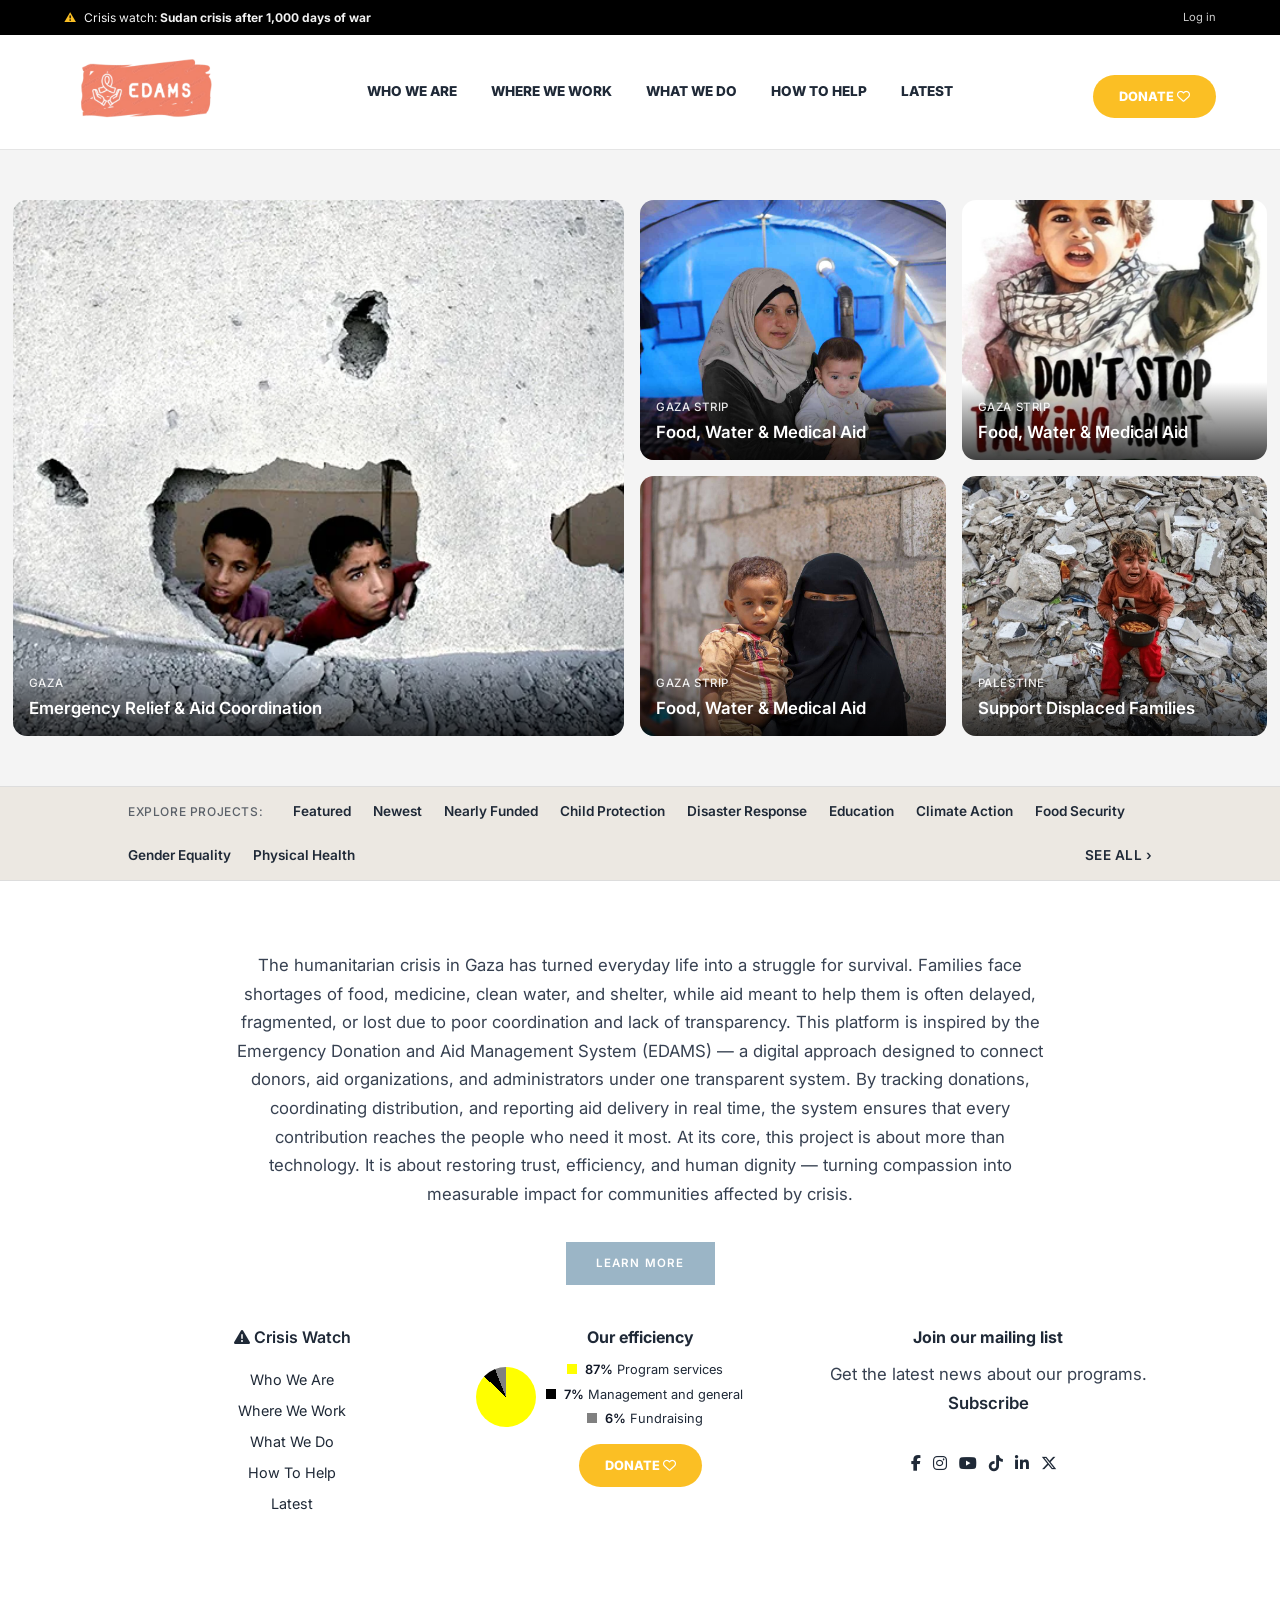
<file: public/index.html>
<!DOCTYPE html>
<html lang="en">
<head>
  <meta charset="UTF-8" />
  <meta name="viewport" content="width=device-width, initial-scale=1.0" />
  <title>EDAMS</title>

  <!-- Google Font -->
  <link href="https://fonts.googleapis.com/css2?family=Inter:wght@400;500;600;700&display=swap" rel="stylesheet">
  
  <!-- Font Awesome for icons -->
  <link href="https://cdnjs.cloudflare.com/ajax/libs/font-awesome/6.5.0/css/all.min.css" rel="stylesheet">

  <style>
    * {
      margin: 0;
      padding: 0;
      box-sizing: border-box;
      font-family: 'Inter', sans-serif;
    }

    body {
      background: #f4f4f4;
      line-height: 1.6;
      color: #1f2937;
    }

    /* ================= PROJECT GRID ================= */
    .projects-grid {
      padding: 50px 1%;
      background: #f4f4f4;
    }

    .grid-container {
      display: grid;
      grid-template-columns: 2fr 1fr 1fr;
      grid-template-rows: 260px 260px;
      gap: 16px;
    }

    .grid-item {
      position: relative;
      overflow: hidden;
      border-radius: 14px;
      cursor: pointer;
      background: #000;
    }

    .grid-item.large {
      grid-row: span 2;
    }

    .grid-item img {
      width: 100%;
      height: 100%;
      object-fit: cover;
      transition: transform 0.4s ease;
    }

    .grid-item:hover img {
      transform: scale(1.05);
    }

    .overlay {
      position: absolute;
      bottom: 0;
      width: 100%;
      padding: 16px;
      background: linear-gradient(to top, rgba(0,0,0,0.75), rgba(0,0,0,0));
      color: #fff;
    }

    .overlay small {
      display: block;
      font-size: 0.72rem;
      font-weight: 500;
      letter-spacing: 0.6px;
      opacity: 0.9;
    }

    .overlay h3 {
      font-size: 1.05rem;
      font-weight: 600;
      margin-top: 6px;
      line-height: 1.3;
    }

    /* ================= EXPLORE PROJECTS BAR ================= */
    .explore-bar {
      background: #ece8e2;
      padding: 14px 10%;
      border-top: 1px solid #ddd;
      border-bottom: 1px solid #ddd;
    }

    .explore-bar ul {
      list-style: none;
      display: flex;
      flex-wrap: wrap;
      gap: 22px;
      align-items: center;
      font-size: 0.85rem;
    }

    .explore-bar li {
      font-weight: 600;
      color: #1f2937;
      cursor: pointer;
      white-space: nowrap;
    }

    .explore-bar li span {
      font-weight: 500;
      letter-spacing: 0.6px;
      font-size: 0.75rem;
      opacity: 0.7;
      margin-right: 8px;
    }

    .explore-bar li:last-child {
      margin-left: auto;
      font-weight: 600;
      letter-spacing: 0.5px;
    }

    /* ================= INFO SECTION ================= */
    .info-section {
      background: #fff;
      padding: 70px 10%;
      text-align: center;
    }

    .info-section p {
      max-width: 820px;
      margin: 0 auto 34px;
      font-size: 1.05rem;
      font-weight: 400;
      line-height: 1.7;
      color: #374151;
    }

    .info-section strong {
      font-weight: 600;
      color: #111827;
    }

    .learn-more-btn {
      display: inline-block;
      background: #9bb5c6;
      color: #fff;
      padding: 12px 30px;
      font-size: 0.72rem;
      font-weight: 600;
      letter-spacing: 1.2px;
      text-decoration: none;
      text-transform: uppercase;
      transition: background 0.3s ease;
    }

    .learn-more-btn:hover {
      background: #7f9faf;
    }

    /* ================= RESPONSIVE GRID ================= */
    @media (max-width: 500px) {
      .grid-container {
        grid-template-columns: 1fr 1fr; /* 2 columns */
        grid-auto-rows: 260px;
      }
    }

    @media (max-width: 90px) {
      .grid-container {
        margin-top: 100px!important;
      }

      .grid-item.large {
        order: -1; /* Large image on top */
        height: 24px;
        margin-bottom: -100px !important;
      }

      .grid-item {
        height: 200px;
        margin-bottom: 100px !important;
      }

      .grid-item img {  
        object-fit: cover;
      }

      .explore-bar ul {
        gap: 12px;
      }
    }

    /* ================= FOOTER STYLES EXACTLY AS YOU WANTED ================= */
   .footer {
    margin-top: 290px !important;
    background: white;
    padding: 40px 0 !important;  /* only top and bottom padding */
    width: 100% !important;      /* full width */
    margin: 0 !important;        /* remove any default margin */
}

.footer-container {
    display: flex;
    flex-wrap: wrap;
    gap: 20px;
    justify-content: space-between;
    width: 100%;
    max-width: 1200px !important; /* optional: limits content width */
    margin: 0 auto !important;     /* centers content horizontally */
}

    .footer-left, .footer-center, .footer-right {
        flex: 1;
        min-width: 200px;
    }
    .footer-column {
        display: flex;
        flex-direction: column;
        gap: 8px;
    }
    .crisis-watch {
        font-weight: 600;
        margin-bottom: 10px;
    }
    .footer a {
        text-decoration: none;
        color: #1f2937;
        font-size: 0.9rem;
    }
    .footer-center h4, .footer-right h4 {
        margin-bottom: 10px;
    }
    .donut-wrapper {
        display: flex;
        align-items: center;
        gap: 10px;
    }
    .donut {
        width: 60px;
        height: 60px;
        border-radius: 50%;
        background: conic-gradient(
            yellow 0 87%,
            black 87% 94%,
            grey 94% 100%
        );
    }
    .legend div {
        font-size: 0.8rem;
        margin-bottom: 4px;
    }
    .legend span {
        display: inline-block;
        width: 10px;
        height: 10px;
        margin-right: 4px;
    }
    .yellow { background: yellow; }
    .black { background: black; }
    .grey { background: grey; }
    .donate-btn {
        margin-top: 10px;
        padding: 8px 14px;
        background: #9bb5c6;
        border: none;
        color: #fff;
        font-weight: 600;
        cursor: pointer;
        border-radius: 6px;
    }
    .social-icons i {
        margin-right: 8px;
        cursor: pointer;
    }
    .subscribe {
        font-weight: 600;
        cursor: pointer;
        color: #1f2937;
    }
  </style>
</head>

<body>

  <!-- ================= NAVBAR IMPORT ================= -->
  <div id="navbar"></div>

  <!-- ================= PROJECTS GRID ================= -->
  <section class="projects-grid">
  <div class="grid-container">

    <a href="fund.html?id=1" class="grid-item large">
      <img src="Assets/kidsscraed.webp" alt="">
      <div class="overlay">
        <small>GAZA</small>
        <h3>Emergency Relief & Aid Coordination</h3>
      </div>
    </a>

    <a href="fund.html?id=4" class="grid-item">
      <img src="Assets/woman2.jpg" alt="">
      <div class="overlay">
        <small>GAZA STRIP</small>
        <h3>Food, Water & Medical Aid</h3>
      </div>
    </a>
 <a href="fund.html?id=2" class="grid-item">
      <img src="Assets/saveus.jpeg" alt="">
      <div class="overlay">
        <small>GAZA STRIP</small>
        <h3>Food, Water & Medical Aid</h3>
      </div>
    </a>
     <a href="fund.html?id=2" class="grid-item">
      <img src="Assets/woman.jpg" alt="">
      <div class="overlay">
        <small>GAZA STRIP</small>
        <h3>Food, Water & Medical Aid</h3>
      </div>
    </a>
    <a href="fund.html?id=3" class="grid-item">
      <img src="Assets/scared.webp" alt="">
      <div class="overlay">
        <small>PALESTINE</small>
        <h3>Support Displaced Families</h3>
      </div>
    </a>

  </div>
</section>

  <!-- ================= EXPLORE PROJECTS ================= -->
  <div class="explore-bar">
    <ul>
      <li><span>EXPLORE PROJECTS:</span></li>
      <li>Featured</li>
      <li>Newest</li>
      <li>Nearly Funded</li>
      <li>Child Protection</li>
      <li>Disaster Response</li>
      <li>Education</li>
      <li>Climate Action</li>
      <li>Food Security</li>
      <li>Gender Equality</li>
      <li>Physical Health</li>
      <li>SEE ALL ›</li>
    </ul>
  </div>

  <!-- ================= INFO SECTION ================= -->
  <section class="info-section">
    <p>
    The humanitarian crisis in Gaza has turned everyday life into a struggle for survival.
Families face shortages of food, medicine, clean water, and shelter, while aid meant to
help them is often delayed, fragmented, or lost due to poor coordination and lack of
transparency.

This platform is inspired by the Emergency Donation and Aid Management System (EDAMS) —
a digital approach designed to connect donors, aid organizations, and
administrators under one transparent system.
By tracking donations, coordinating distribution, and reporting aid delivery in real time,
the system ensures that every contribution reaches the people who need it most.

At its core, this project is about more than technology.
It is about restoring trust, efficiency, and human dignity — turning compassion
into measurable impact for communities affected by crisis.
    </p>

 <!-- Button -->
<a href="javascript:void(0)" class="learn-more-btn" id="learnMoreBtn">Learn More</a>

<!-- Hidden Section -->
<section id="why-edams" class="learn-more-section" style="display: none;">
  <div class="learn-more-card">
    <h2>Why This System Matters</h2>
    <p>
      Despite global generosity, humanitarian aid often fails to reach its destination
      on time. Donations are delayed, misallocated, or lost due to poor coordination
      and lack of transparency.
    </p>
    <p>
      <strong>EDAMS</strong> was designed to solve this problem by centralizing donation
      records, coordinating aid distribution, and providing clear visibility into how
      resources are used — ensuring that help reaches the right people, when it matters
      most.
    </p>
  </div>
</section>

<!-- ================= FOOTER ================= -->
<footer class="footer">
  <div class="footer-container">
    <!-- LEFT -->
    <div class="footer-left">
      <div class="footer-column">
        <div class="crisis-watch">
          <i class="fa-solid fa-triangle-exclamation"></i> Crisis Watch
        </div>
        <a href="#">Who We Are</a>
        <a href="#">Where We Work</a>
        <a href="#">What We Do</a>
        <a href="#">How To Help</a>
        <a href="#">Latest</a>
      </div>
   
    </div>
    <!-- CENTER -->
    <div class="footer-center">
      <h4>Our efficiency</h4>
      <div class="donut-wrapper">
        <div class="donut"></div>
        <div class="legend">
          <div><span class="yellow"></span> <strong>87%</strong> Program services</div>
          <div><span class="black"></span> <strong>7%</strong> Management and general</div>
          <div><span class="grey"></span> <strong>6%</strong> Fundraising</div>
        </div>
      </div>
     <a href="./Donate.html" class="donate-link">
  <button class="donate-btn">
    Donate <i class="fa-regular fa-heart"></i>
  </button>
</a>

    </div>
    <!-- RIGHT -->
    <div class="footer-right">
      <h4>Join our mailing list</h4>
      <p>
        Get the latest news about our programs.
        <span class="subscribe">Subscribe</span>
      </p>
      <div class="social-icons">
        <i class="fa-brands fa-facebook-f"></i>
        <i class="fa-brands fa-instagram"></i>
        <i class="fa-brands fa-youtube"></i>
        <i class="fa-brands fa-tiktok"></i>
        <i class="fa-brands fa-linkedin-in"></i>
        <i class="fa-brands fa-x-twitter"></i>
      </div>
    </div>
  </div>
</footer>

<script>
  // Learn More toggle
  const learnMoreBtn = document.getElementById('learnMoreBtn');
  const learnMoreSection = document.getElementById('why-edams');

  learnMoreBtn.addEventListener('click', () => {
    if (learnMoreSection.style.display === 'none') {
      learnMoreSection.style.display = 'block';
      learnMoreBtn.textContent = 'Show Less';
    } else {
      learnMoreSection.style.display = 'none';
      learnMoreBtn.textContent = 'Learn More';
    }
  });
</script>

<!-- ================= NAVBAR FETCH SCRIPT ================= -->
<script>
fetch("Navbar.html")
  .then(res => res.text())
  .then(data => {
    document.getElementById("navbar").innerHTML = data;

    const hamburger = document.querySelector('#navbar .hamburger');
    const nav = document.querySelector('#navbar .nav');
    const actions = document.querySelector('#navbar .nav-actions');

    if (hamburger && nav && actions) {
      hamburger.addEventListener('click', () => {
        hamburger.classList.toggle('active');
        nav.classList.toggle('show');
        actions.classList.toggle('show');
      });
    }
  })
  .catch(err => console.error("Navbar failed to load:", err));
</script>

</body>
</html>
</file>
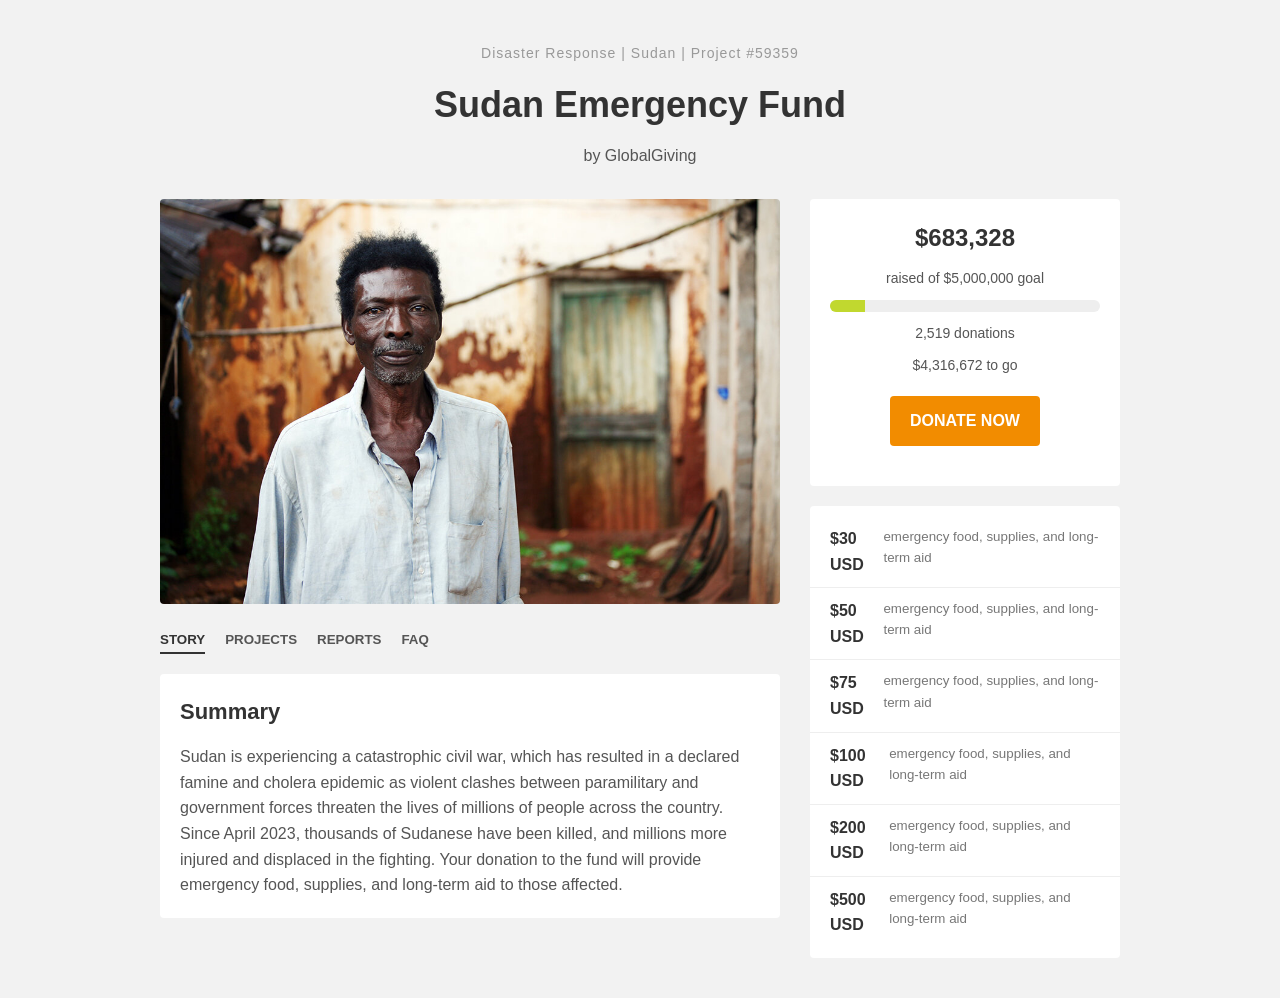
<file: public/Donate.html>
<!DOCTYPE html>
<html lang="en">
<head>
<meta charset="UTF-8">
<meta name="viewport" content="width=device-width, initial-scale=1.0">
<title>Sudan Emergency Fund</title>
<style>
  /* Reset some default styles */
  * {
    box-sizing: border-box;
    margin: 0;
    padding: 0;
    font-family: 'Helvetica Neue', Arial, sans-serif;
  }

  body {
    background-color: #f2f2f2;
    color: #333;
    line-height: 1.6;
  }

  a {
    text-decoration: none;
    color: inherit;
  }

  /* Container */
  .container {
    max-width: 1000px;
    margin: 40px auto;
    padding: 0 20px;
  }

  /* Header section */
  .header {
    text-align: center;
    margin-bottom: 30px;
  }

  .header small {
    color: #999;
    font-size: 14px;
    letter-spacing: 1px;
  }

  .header h1 {
    font-size: 36px;
    margin: 10px 0;
    font-weight: 600;
  }

  .header span {
    color: #555;
    font-size: 16px;
  }

  /* Main content layout */
  .main {
    display: flex;
    gap: 30px;
    flex-wrap: wrap;
  }

  /* Left column */
  .left-column {
    flex: 2;
    min-width: 300px;
  }

  .left-column img {
    width: 100%;
    height: auto;
    margin-bottom: 20px;
    border-radius: 4px;
  }

  .tabs {
    display: flex;
    gap: 20px;
    margin-bottom: 20px;
  }

  .tabs button {
    background: none;
    border: none;
    font-weight: 600;
    padding-bottom: 5px;
    cursor: pointer;
    color: #555;
    border-bottom: 2px solid transparent;
    transition: 0.2s;
  }

  .tabs button.active {
    border-color: #333;
    color: #333;
  }

  .summary {
    background: #fff;
    padding: 20px;
    border-radius: 4px;
  }

  .summary h2 {
    margin-bottom: 15px;
    font-size: 22px;
  }

  .summary p {
    font-size: 16px;
    color: #555;
  }

  /* Right column */
  .right-column {
    flex: 1;
    min-width: 250px;
  }

  .fund {
    background: #fff;
    padding: 20px;
    border-radius: 4px;
    margin-bottom: 20px;
    text-align: center;
  }

  .fund h3 {
    font-size: 24px;
    margin-bottom: 10px;
  }

  .fund p {
    font-size: 14px;
    color: #555;
    margin-bottom: 10px;
  }

  .progress-bar {
    background: #eee;
    height: 12px;
    border-radius: 6px;
    margin-bottom: 10px;
    overflow: hidden;
  }

  .progress {
    height: 12px;
    background-color: #c1d82f; /* limeish green */
    width: 13%; /* matches $683,328 of $5,000,000 */
  }

  .donate-now {
    display: inline-block;
    background-color: #f28c00;
    color: #fff;
    font-weight: 600;
    padding: 12px 20px;
    border-radius: 4px;
    margin: 10px 0 20px 0;
    cursor: pointer;
  }

  .donation-options {
    background: #fff;
    padding: 10px 0;
    border-radius: 4px;
  }

  .donation-option {
    display: flex;
    justify-content: space-between;
    padding: 10px 20px;
    border-top: 1px solid #eee;
    cursor: pointer;
    transition: background 0.2s;
  }

  .donation-option:first-child {
    border-top: none;
  }

  .donation-option:hover {
    background: #f9f9f9;
  }

  .donation-option span {
    font-weight: 600;
    color: #333;
  }

  .donation-option small {
    color: #777;
  }

  /* Responsive */
  @media(max-width: 768px) {
    .main {
      flex-direction: column;
    }
  }

</style>
</head>
<body>

<div class="container">

  <div class="header">
    <small>Disaster Response | Sudan | Project #59359</small>
    <h1>Sudan Emergency Fund</h1>
    <span>by GlobalGiving</span>
  </div>

  <div class="main">

    <!-- Left Column -->
    <div class="left-column">
<img src="./Assets/sudan.jpg" alt="Sudan" />

      
      <div class="tabs">
        <button class="active">STORY</button>
        <button>PROJECTS</button>
        <button>REPORTS</button>
        <button>FAQ</button>
      </div>

      <div class="summary">
        <h2>Summary</h2>
        <p>
          Sudan is experiencing a catastrophic civil war, which has resulted in a declared famine and cholera epidemic as violent clashes between paramilitary and government forces threaten the lives of millions of people across the country. Since April 2023, thousands of Sudanese have been killed, and millions more injured and displaced in the fighting. Your donation to the fund will provide emergency food, supplies, and long-term aid to those affected.
        </p>
      </div>
    </div>

    <!-- Right Column -->
    <div class="right-column">
      <div class="fund">
        <h3>$683,328</h3>
        <p>raised of $5,000,000 goal</p>
        <div class="progress-bar">
          <div class="progress"></div>
        </div>
        <p>2,519 donations</p>
        <p>$4,316,672 to go</p>
        <div class="donate-now">DONATE NOW</div>
      </div>

      <div class="donation-options">
        <div class="donation-option">
          <span>$30 USD</span>
          <small>emergency food, supplies, and long-term aid</small>
        </div>
        <div class="donation-option">
          <span>$50 USD</span>
          <small>emergency food, supplies, and long-term aid</small>
        </div>
        <div class="donation-option">
          <span>$75 USD</span>
          <small>emergency food, supplies, and long-term aid</small>
        </div>
        <div class="donation-option">
          <span>$100 USD</span>
          <small>emergency food, supplies, and long-term aid</small>
        </div>
        <div class="donation-option">
          <span>$200 USD</span>
          <small>emergency food, supplies, and long-term aid</small>
        </div>
        <div class="donation-option">
          <span>$500 USD</span>
          <small>emergency food, supplies, and long-term aid</small>
        </div>
      </div>
    </div>

  </div>
</div>

</body>
</html>
</file>
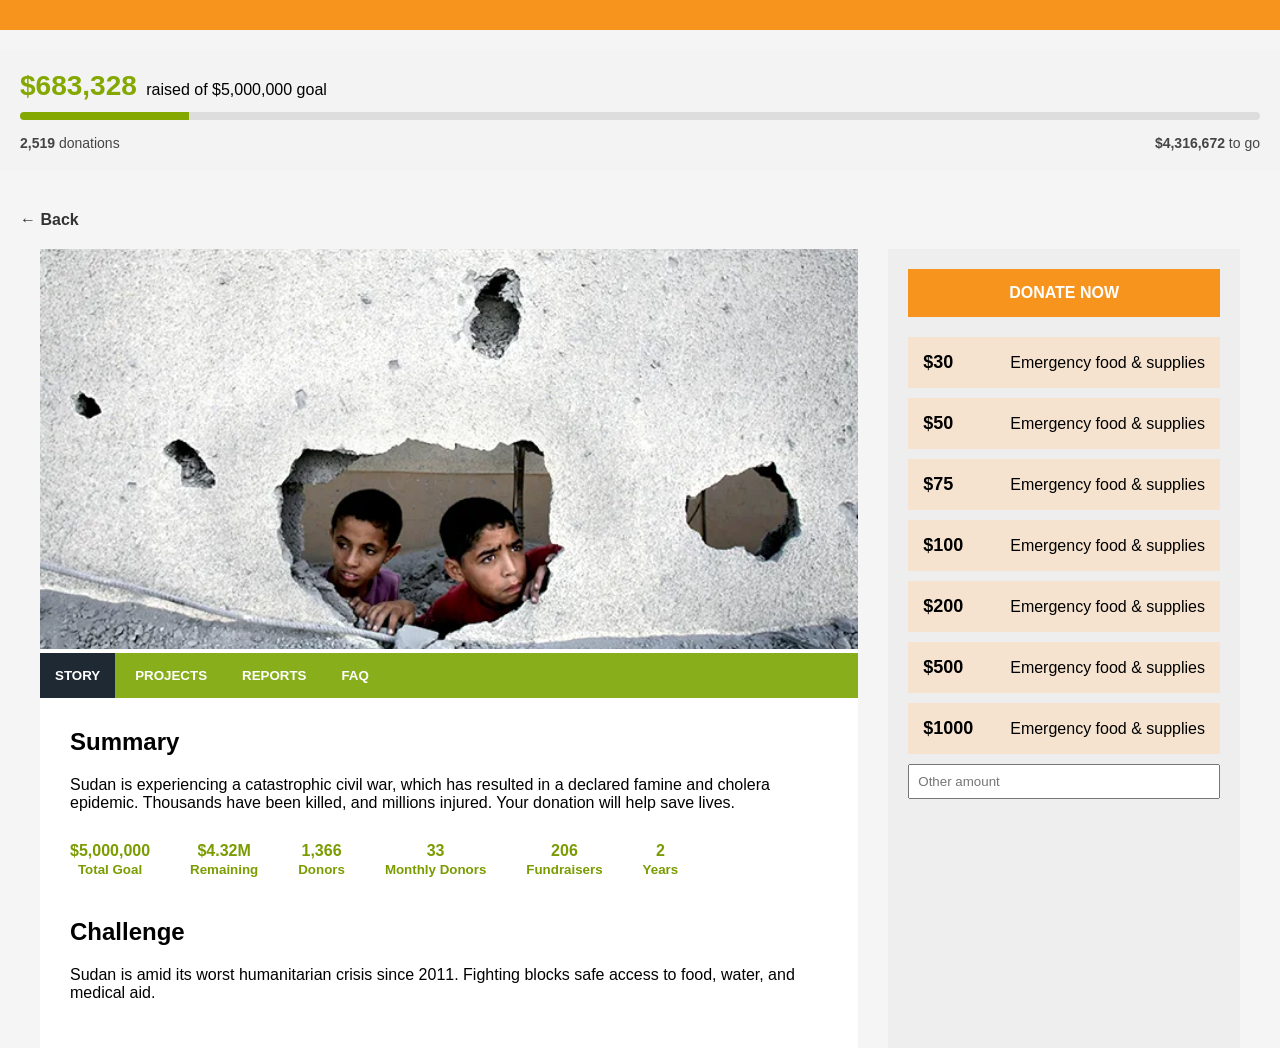
<file: public/fund.html>
<!DOCTYPE html>
<html lang="en">
<head>
<meta charset="UTF-8">
<meta name="viewport" content="width=device-width, initial-scale=1.0">
<title>Emergency Fund</title>
<link rel="stylesheet" href="https://cdnjs.cloudflare.com/ajax/libs/font-awesome/6.4.0/css/all.min.css">

<style>
body{
    font-family: Arial, sans-serif;
    margin:0;
    background:#f5f5f5;
}

.container{
    width:1200px;
    margin:auto;
    display:flex;
    gap:30px;
}

/* LEFT SIDE */
.left{
    width:70%;
    background:white;
}

.hero img{
    width:100%;
    height:400px;
    object-fit:cover;
}

.tabs{
    display:flex;
    background:#88af1b;
    color:white;
}

.tabs button{
    flex:1;
    padding:15px;
    background:none;
    border:none;
    color:white;
    font-weight:bold;
    cursor:pointer;
}

.tabs button.active{
    background:#1f2933;
}

.section{
    padding:30px;
}

.section h2{
    margin-top:0;
}

.stats{
    display:flex;
    gap:40px;
    margin:30px 0;
    font-weight:bold;
    color:#7a9c00;
}

.stats div{
    text-align:center;
}

.challenge{
    margin-top:40px;
}

/* RIGHT SIDE DONATION */
.right{
    width:30%;
    background:#eeeeee;
    padding:20px;
}
.fund-progress-box{
    background:#f3f3f3;
    padding:20px;
    margin-bottom:20px;
    border-radius:4px;
}

.fund-progress-box .raised{
    font-size:16px;
    margin-bottom:10px;
}

.fund-progress-box .raised .amount{
    color:#84a800;
    font-size:28px;
    font-weight:bold;
    margin-right:5px;
}

.progress-bar{
    width:100%;
    height:8px;
    background:#ddd;
    border-radius:5px;
    overflow:hidden;
    margin:10px 0 15px 0;
}

.progress-fill{
    width:13.6%; /* 683,328 ÷ 5,000,000 */
    height:100%;
    background:#84a800;
}

.fund-stats{
    display:flex;
    justify-content:space-between;
    font-size:14px;
    color:#444;
}

.back-button {
      display: inline-block;
      margin: 20px;
      text-decoration: none;
      color: #333;
      font-weight: 600;
      font-size: 16px;
      transition: color 0.2s;
    }

    .back-button:hover {
      color: #e68d19; /* change color on hover */
    }
.donate-now{
    background:#f7941e;
    color:white;
    padding:15px;
    text-align:center;
    font-weight:bold;
    margin-bottom:20px;
}

.donation-option{
    background:#f5e3cf;
    display:flex;
    justify-content:space-between;
    align-items:center;
    padding:15px;
    margin-bottom:10px;
    cursor:pointer;
}

.donation-option:hover{
    background:#f0d6b8;
}

.amount{
    font-weight:bold;
    font-size:18px;
}

.other-amount{
    display:flex;
    gap:10px;
    margin-top:10px;
}

.other-amount input{
    width:100%;
    padding:8px;
}
/* Apply box-sizing globally */
*,
*::before,
*::after {
    box-sizing: border-box;
}

/* Prevent horizontal overflow */
html, body {
    overflow-x: hidden;
}

/* Scrollable tabs without moving the page */
.tabs {
    display: flex;
    overflow-x: auto;
    white-space: nowrap;
    -webkit-overflow-scrolling: touch; /* smooth scrolling on iOS */
    scrollbar-width: none; /* hide Firefox scrollbar */
}

.tabs::-webkit-scrollbar {
    display: none; /* hide Chrome/Safari scrollbar */
}

.tabs button {
    flex: none; /* prevent buttons from stretching full width */
    margin-right: 5px; /* space between buttons */
}

/* Container for small screens */
@media (max-width: 480px) {
    .container {
        width: 100%;
        padding: 0 10px; /* small padding */
    }

    .left, .right {
        width: 100%;
    }

    .hero img {
        width: 100%;
        max-width: 100%;
        height: auto;
    }

    .stats div, .fund-stats div {
        flex: 1 1 100%;
    }

    .section {
        padding: 10px 0;
    }

    .donation-option {
        flex-direction: column;
        align-items: flex-start;
    }
}


</style>
</head>
<div class="donate-now"></div>


<body>
<div class="fund-progress-box">
    <div class="raised">
        <span class="amount">$683,328</span>
        <span class="text">raised of $5,000,000 goal</span>
    </div>

    <div class="progress-bar">
        <div class="progress-fill"></div>
    </div>

    <div class="fund-stats">
        <div><strong>2,519</strong> donations</div>
        <div><strong>$4,316,672</strong> to go</div>
    </div>
</div>
 <a href="index.html" class="back-button">
    &#8592; Back
  </a>
<div class="container">

    <!-- LEFT CONTENT -->
    <div class="left">
        <div class="hero">
<img id="heroImage" src="" alt="Fund Image">
        </div>

        <div class="tabs">
            <button class="active">STORY</button>
            <button>PROJECTS</button>
            <button>REPORTS</button>
            <button>FAQ</button>
        </div>

        <div class="section">
            <h2>Summary</h2>
            <p>
                Sudan is experiencing a catastrophic civil war, which has resulted in a declared famine 
                and cholera epidemic as violent clashes between paramilitary and government forces threaten 
                the lives of millions of people across the country. Since April 2023, thousands of Sudanese 
                have been killed, and millions more injured and displaced in the fighting.
                Your donation to the Sudan Emergency Fund will provide emergency relief, food, water, 
                medicine, and other essential supplies to impacted communities.
            </p>

            <div class="stats">
                <div>
                    <div>$5M</div>
                    <small>Total Goal</small>
                </div>
                <div>
                    <div>$4.32M</div>
                    <small>Remaining</small>
                </div>
                <div>
                    <div>1,366</div>
                    <small>Donors</small>
                </div>
                <div>
                    <div>33</div>
                    <small>Monthly Donors</small>
                </div>
                <div>
                    <div>206</div>
                    <small>Fundraisers</small>
                </div>
                <div>
                    <div>2</div>
                    <small>Years</small>
                </div>
            </div>

            <div class="challenge">
                <h2>Challenge</h2>
                <p>
                    Sudan was already amid its worst humanitarian crisis since 2011 and the current war, famine,
                    and cholera epidemic is further upending millions of lives. Fighting between armed groups 
                    and forces is blocking safe access to basic needs and humanitarian assistance.
                </p>
            </div>
        </div>
    </div>


    <!-- RIGHT DONATION PANEL -->
    <div class="right">

        <div class="donate-now">DONATE NOW</div>

        <div class="donation-option">
            <span class="amount">$30</span>
            <span>Emergency food & supplies</span>
        </div>

        <div class="donation-option">
            <span class="amount">$50</span>
            <span>Emergency food & supplies</span>
        </div>

        <div class="donation-option">
            <span class="amount">$75</span>
            <span>Emergency food & supplies</span>
        </div>

        <div class="donation-option">
            <span class="amount">$100</span>
            <span>Emergency food & supplies</span>
        </div>

        <div class="donation-option">
            <span class="amount">$200</span>
            <span>Emergency food & supplies</span>
        </div>

        <div class="donation-option">
            <span class="amount">$500</span>
            <span>Emergency food & supplies</span>
        </div>

        <div class="donation-option">
            <span class="amount">$1000</span>
            <span>Emergency food & supplies</span>
        </div>

        <div class="other-amount">
            <input type="number" placeholder="Other amount">
        </div>

    </div>

</div>
<script>
document.addEventListener("DOMContentLoaded", () => {

    const fundsData = {
        1: {
            image: "Assets/kidsscraed.webp",
            summary: `Sudan is experiencing a catastrophic civil war, which has resulted in a declared famine 
            and cholera epidemic. Thousands have been killed, and millions injured. Your donation will help save lives.`,
            challenge: `Sudan is amid its worst humanitarian crisis since 2011. Fighting blocks safe access to food, water, and medical aid.`,
            stats: { totalGoal: 5000000, raised: 683328, donors: "1,366", monthlyDonors: "33", fundraisers: "206", years: "2" },
            donations: [
                { amount: 30, desc: "Emergency food & supplies" },
                { amount: 50, desc: "Emergency food & supplies" },
                { amount: 75, desc: "Emergency food & supplies" },
                { amount: 100, desc: "Emergency food & supplies" },
                { amount: 200, desc: "Emergency food & supplies" },
                { amount: 500, desc: "Emergency food & supplies" },
                { amount: 1000, desc: "Emergency food & supplies" }
            ],
            projects: `<ul><li>Food distribution in 5 major cities</li><li>Medical supplies to 20 hospitals</li><li>Temporary shelters for displaced families</li></ul>`,
            reports: `<ul><li>Quarterly impact report Q1 2023</li><li>Financial transparency report</li><li>Beneficiary feedback summary</li></ul>`,
            faq: `<ul><li>How is my donation used?</li><li>Can I donate monthly?</li><li>Is my donation tax-deductible?</li></ul>`
        },
        2: {
            image: "Assets/saveus.jpeg",
            summary: `Thousands of children are in danger due to lack of access to schools and clean water.`,
            challenge: `Aid is needed urgently to provide medical help and safe shelters for displaced families.`,
            stats: { totalGoal: 3000000, raised: 900000, donors: "900", monthlyDonors: "20", fundraisers: "150", years: "1" },
            donations: [
                { amount: 20, desc: "Water & sanitation kits" },
                { amount: 40, desc: "Food packs" },
                { amount: 60, desc: "Medical supplies" },
                { amount: 100, desc: "Shelter support" }
            ],
            projects: `<ul><li>Clean water supply in 10 villages</li><li>School rebuilding initiative</li><li>Medical outreach for children</li></ul>`,
            reports: `<ul><li>Annual education report 2023</li><li>Water access audit</li></ul>`,
            faq: `<ul><li>How is water delivered?</li><li>How are schools selected?</li></ul>`
        },
        3: {
            image: "Assets/scared.webp",
            summary: `Communities are traumatized by recent natural disasters. Children and elderly need emergency relief.`,
            challenge: `Immediate support is required to rebuild homes, provide medical care, and restore food supply.`,
            stats: { totalGoal: 2000000, raised: 500000, donors: "500", monthlyDonors: "10", fundraisers: "50", years: "1" },
            donations: [
                { amount: 25, desc: "Food packs" },
                { amount: 50, desc: "Medical kits" },
                { amount: 75, desc: "Temporary shelter" },
                { amount: 100, desc: "Community rebuilding" }
            ],
            projects: `<ul><li>Temporary shelters</li><li>Medical relief camps</li></ul>`,
            reports: `<ul><li>Disaster relief report</li></ul>`,
            faq: `<ul><li>Can I volunteer?</li></ul>`
        },
        4: {
            image: "Assets/woman2.jpg",
            summary: `Communities are traumatized by recent natural disasters. Children and elderly need emergency relief.`,
            challenge: `Immediate support is required to rebuild homes, provide medical care, and restore food supply.`,
            stats: { totalGoal: 2000000, raised: 500000, donors: "500", monthlyDonors: "10", fundraisers: "50", years: "1" },
            donations: [
                { amount: 25, desc: "Food packs" },
                { amount: 50, desc: "Medical kits" },
                { amount: 75, desc: "Temporary shelter" },
                { amount: 100, desc: "Community rebuilding" }
            ],
            projects: `<ul><li>Temporary shelters</li><li>Medical relief camps</li></ul>`,
            reports: `<ul><li>Disaster relief report</li></ul>`,
            faq: `<ul><li>Can I volunteer?</li></ul>`
        }
    };

    // DOM elements
    let fundId = new URLSearchParams(window.location.search).get("id") || 1;
    fundId = parseInt(fundId);
    const heroImage = document.getElementById("heroImage");
    const summaryEl = document.querySelector(".section p");
    const challengeEl = document.querySelector(".challenge p");
    const challengeContainer = document.querySelector(".challenge");
    const statsEls = document.querySelectorAll(".stats div");
    const donationPanel = document.querySelector(".right");
    const tabs = document.querySelectorAll(".tabs button");
    const sectionH2 = document.querySelector(".section h2");
    const progressFill = document.querySelector(".progress-fill");
    const raisedAmountText = document.querySelector(".fund-progress-box .amount");
    const goalText = document.querySelector(".fund-progress-box .text");

    // Render fund content
    function renderFund(id) {
        const fund = fundsData[id];

        heroImage.src = fund.image;

        // Default tab: STORY
        renderTab("STORY");

        // Stats
        const statValues = [
            `$${fund.stats.totalGoal.toLocaleString()}`,
            `$${(fund.stats.totalGoal - fund.stats.raised).toLocaleString()}`,
            fund.stats.donors,
            fund.stats.monthlyDonors,
            fund.stats.fundraisers,
            fund.stats.years
        ];
        statsEls.forEach((el, i) => el.firstElementChild.textContent = statValues[i]);

        // Progress bar
        const percent = (fund.stats.raised / fund.stats.totalGoal) * 100;
        progressFill.style.width = percent + "%";

        // Raised amount
        raisedAmountText.textContent = `$${fund.stats.raised.toLocaleString()}`;
        goalText.textContent = `raised of $${fund.stats.totalGoal.toLocaleString()} goal`;

        // Donations
        const donateNow = `<div class="donate-now">DONATE NOW</div>`;
        const donationHtml = fund.donations.map(d => `
            <div class="donation-option">
                <span class="amount">$${d.amount}</span>
                <span>${d.desc}</span>
            </div>
        `).join("") + `<div class="other-amount"><input type="number" placeholder="Other amount"></div>`;

        donationPanel.innerHTML = donateNow + donationHtml;
    }

    // Render content based on active tab
    function renderTab(tabName) {
        const fund = fundsData[fundId];

        tabs.forEach(btn => btn.classList.remove("active"));
        const activeBtn = Array.from(tabs).find(b => b.textContent === tabName);
        if (activeBtn) activeBtn.classList.add("active");

        switch(tabName) {
            case "STORY":
                sectionH2.textContent = "Summary";
                summaryEl.innerHTML = fund.summary;
                challengeContainer.style.display = "block";
                challengeEl.innerHTML = fund.challenge;
                break;
            case "PROJECTS":
                sectionH2.textContent = "Projects";
                summaryEl.innerHTML = fund.projects;
                challengeContainer.style.display = "none";
                break;
            case "REPORTS":
                sectionH2.textContent = "Reports";
                summaryEl.innerHTML = fund.reports;
                challengeContainer.style.display = "none";
                break;
            case "FAQ":
                sectionH2.textContent = "FAQ";
                summaryEl.innerHTML = fund.faq;
                challengeContainer.style.display = "none";
                break;
        }
    }

    // Tab click events
    tabs.forEach(btn => {
        btn.addEventListener("click", () => renderTab(btn.textContent));
    });

    renderFund(fundId);

    // Optional: buttons/images to change fund
    document.querySelectorAll(".fund-selector").forEach(btn => {
        btn.addEventListener("click", () => {
            fundId = parseInt(btn.dataset.id);
            renderFund(fundId);
        });
    });
});
</script>



</body>
</html>
</file>
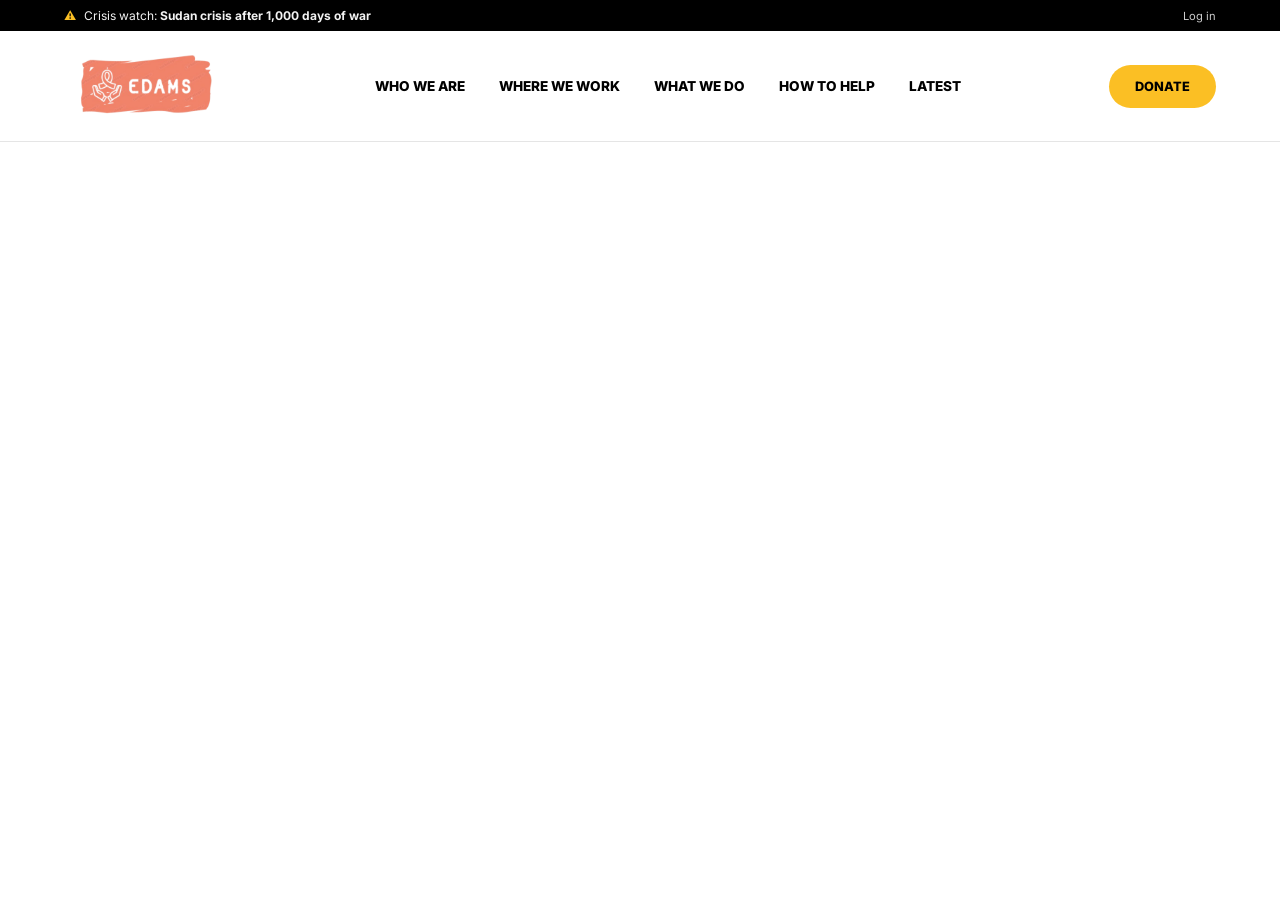
<file: public/Navbar.html>
<!DOCTYPE html>
<html lang="en">
<head>
<meta charset="UTF-8">
<meta name="viewport" content="width=device-width, initial-scale=1.0">
<title>IRC Responsive Navbar - Slide From Left</title>
<link href="https://fonts.googleapis.com/css2?family=Inter:wght@400;600;700;800&display=swap" rel="stylesheet">

<style>
  * { margin: 0; padding: 0; box-sizing: border-box; font-family: 'Inter', sans-serif; }
  html, body { overflow-x: hidden; } /* prevent horizontal scroll */

  /* TOP BAR */
  .top-bar {
    background: #000;
    color: #fff;
    padding: 8px 5%;
    font-size: 0.75rem;
    display: flex;
    justify-content: space-between;
    align-items: center;
    width: 100%;
  }
  .top-bar-left { display: flex; align-items: center; gap: 8px; }
  .top-bar-left span { color: #fbbf24; font-weight: 700; }
  .top-bar-left p { opacity: 0.95; white-space: nowrap; }
  .top-bar-right { display: flex; gap: 18px; flex-wrap: wrap; }
  .top-bar-right a { color: #fff; text-decoration: none; opacity: 0.8; font-size: 0.7rem; }
  .top-bar-right a:hover { opacity: 1; }

  /* MAIN NAV */
  .main-header { background: #fff; border-bottom: 1px solid #e5e5e5; width: 100%; position: relative; z-index: 1000; }
  .nav-container {
    display: flex;
    justify-content: space-between;
    align-items: center;
    padding: 14px 5%;
    width: 100%;
  }
  .logo img { height: 78px; max-width: 100%; }

  /* NAV LINKS */
  .nav {
    display: flex;
    align-items: center;
    gap: 34px;
  }
  .nav li {
    list-style: none;
    font-weight: 800;
    font-size: 0.85rem;
    cursor: pointer;
    text-transform: uppercase;
    position: relative;
  }
  .nav li::after {
    content: '';
    position: absolute;
    left: 0;
    bottom: -10px;
    width: 0;
    height: 2px;
    background: #000;
    transition: width 0.25s ease;
  }
  .nav li:hover::after { width: 100%; }

  /* ACTIONS */
  .nav-actions { display: flex; align-items: center; gap: 20px; }
  .search { cursor: pointer; font-size: 1rem; }
  .donate-btn {
    background: #fbbf24;
    border: none;
    cursor: pointer;
    padding: 14px 26px;
    border-radius: 25px;
    font-weight: 800;
    font-size: 0.8rem;
    text-transform: uppercase;
    transition: background 0.3s;
  }
  .donate-btn:hover { background: #f59e0b; }

  /* HAMBURGER */
  .hamburger {
    display: none;
    flex-direction: column;
    gap: 5px;
    cursor: pointer;
    z-index: 1100; /* above menu */
  }
  .hamburger span {
    width: 25px;
    height: 3px;
    background: #000;
    border-radius: 3px;
    transition: all 0.3s ease;
  }
  .hamburger.active span:nth-child(1) { transform: rotate(45deg) translate(5px,5px); }
  .hamburger.active span:nth-child(2) { opacity: 0; }
  .hamburger.active span:nth-child(3) { transform: rotate(-45deg) translate(5px,-5px); }

  /* RESPONSIVE LEFT-SLIDE MENU */
  @media (max-width: 992px) {
    .hamburger { display: flex; }

    .nav, .nav-actions {
      position: fixed;
      top: 0;
      left: -250px; /* hide off-screen */
      height: 100%;
      width: 250px;
      flex-direction: column;
      background: #fff;
      padding: 100px 20px 20px;
      gap: 20px;
      box-shadow: 2px 0 10px rgba(0,0,0,0.1);
      transition: left 0.3s ease;
      z-index: 1050;
    }

    .nav.show, .nav-actions.show {
      left: 0; /* slide in from left */
    }

    .nav-actions .donate-btn { width: 100%; text-align: center; }

    /* Optional: overlay behind menu */
    body.menu-active::before {
      content: "";
      position: fixed;
      top: 0;
      left: 0;
      width: 100vw;
      height: 100vh;
      background: rgba(0,0,0,0.3);
      z-index: 1040;
    }
  }
</style>
</head>
<body>

<div class="top-bar">
  <div class="top-bar-left">
    <span>⚠</span>
    <p>Crisis watch: <strong>Sudan crisis after 1,000 days of war</strong></p>
  </div>
  <div class="top-bar-right">
<a href="./login.html">Log in</a>

  </div>
</div>

<header class="main-header">
  <div class="nav-container">
    <!-- LOGO -->
    <div class="logo">
      <img src="Assets/newlogo.png" alt="Logo">
    </div>

    <!-- NAV LINKS & ACTIONS -->
    <ul class="nav">
      <li>Who We Are</li>
      <li>Where We Work</li>
      <li>What We Do</li>
      <li>How To Help</li>
      <li>Latest</li>
    </ul>
<a href="./Donate.html" class="donate-link">
  <button class="donate-btn">
    Donate <i class="fa-regular fa-heart"></i>
  </button>
</a>


    <!-- HAMBURGER -->
    <div class="hamburger" id="hamburger">
      <span></span>
      <span></span>
      <span></span>
    </div>

  </div>
</header>

<script>
const hamburger = document.getElementById('hamburger');
const nav = document.querySelector('.nav');
const actions = document.querySelector('.nav-actions');

hamburger.addEventListener('click', () => {
  hamburger.classList.toggle('active');
  nav.classList.toggle('show');
  actions.classList.toggle('show');
  document.body.classList.toggle('menu-active'); // optional overlay
});
</script>

</body>
</html>
</file>
